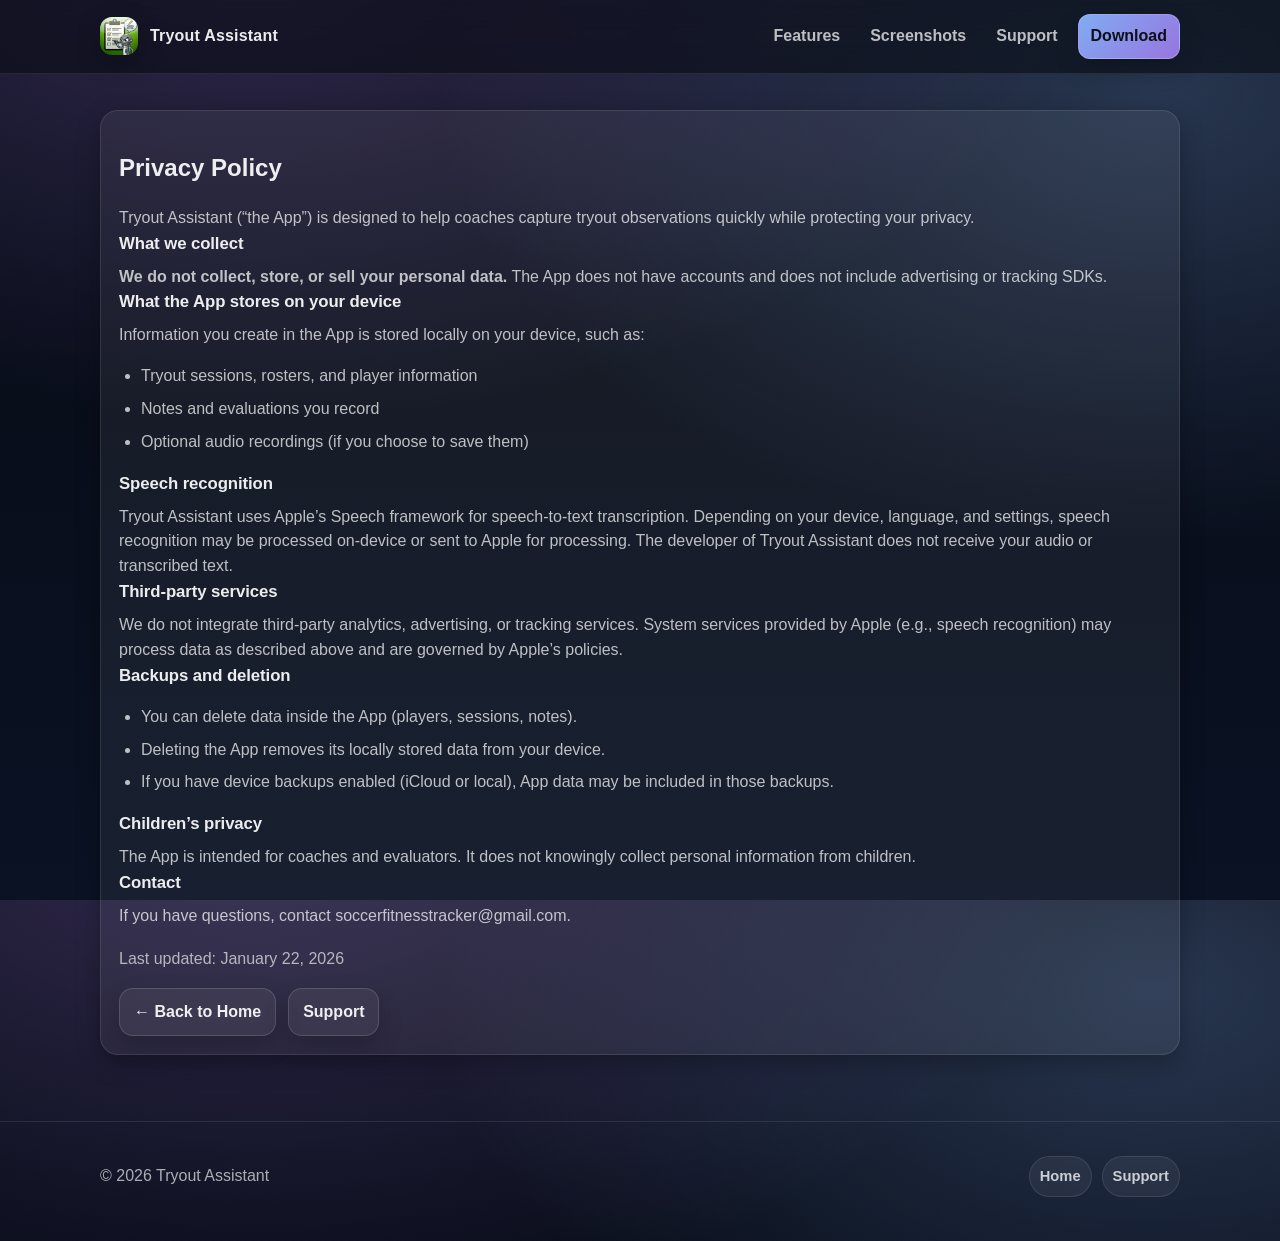
<file: privacy.html>
<!doctype html>
<html lang="en">
  <head>
    <meta charset="utf-8" />
    <meta name="viewport" content="width=device-width, initial-scale=1" />
    <title>Privacy Policy — Tryout Assistant</title>
    <meta http-equiv="refresh" content="0; url=docs/privacy.html" />
    <link rel="canonical" href="docs/privacy.html" />
    <style>
      body {
        margin: 0;
        font-family: -apple-system, BlinkMacSystemFont, "Segoe UI", Roboto, Oxygen, Ubuntu, Cantarell,
          "Helvetica Neue", Arial, sans-serif;
        padding: 28px 18px;
        line-height: 1.5;
      }
    </style>
  </head>
  <body>
    <p>Redirecting…</p>
    <p><a href="docs/privacy.html">Open Privacy Policy</a></p>
  </body>
</html>
</file>
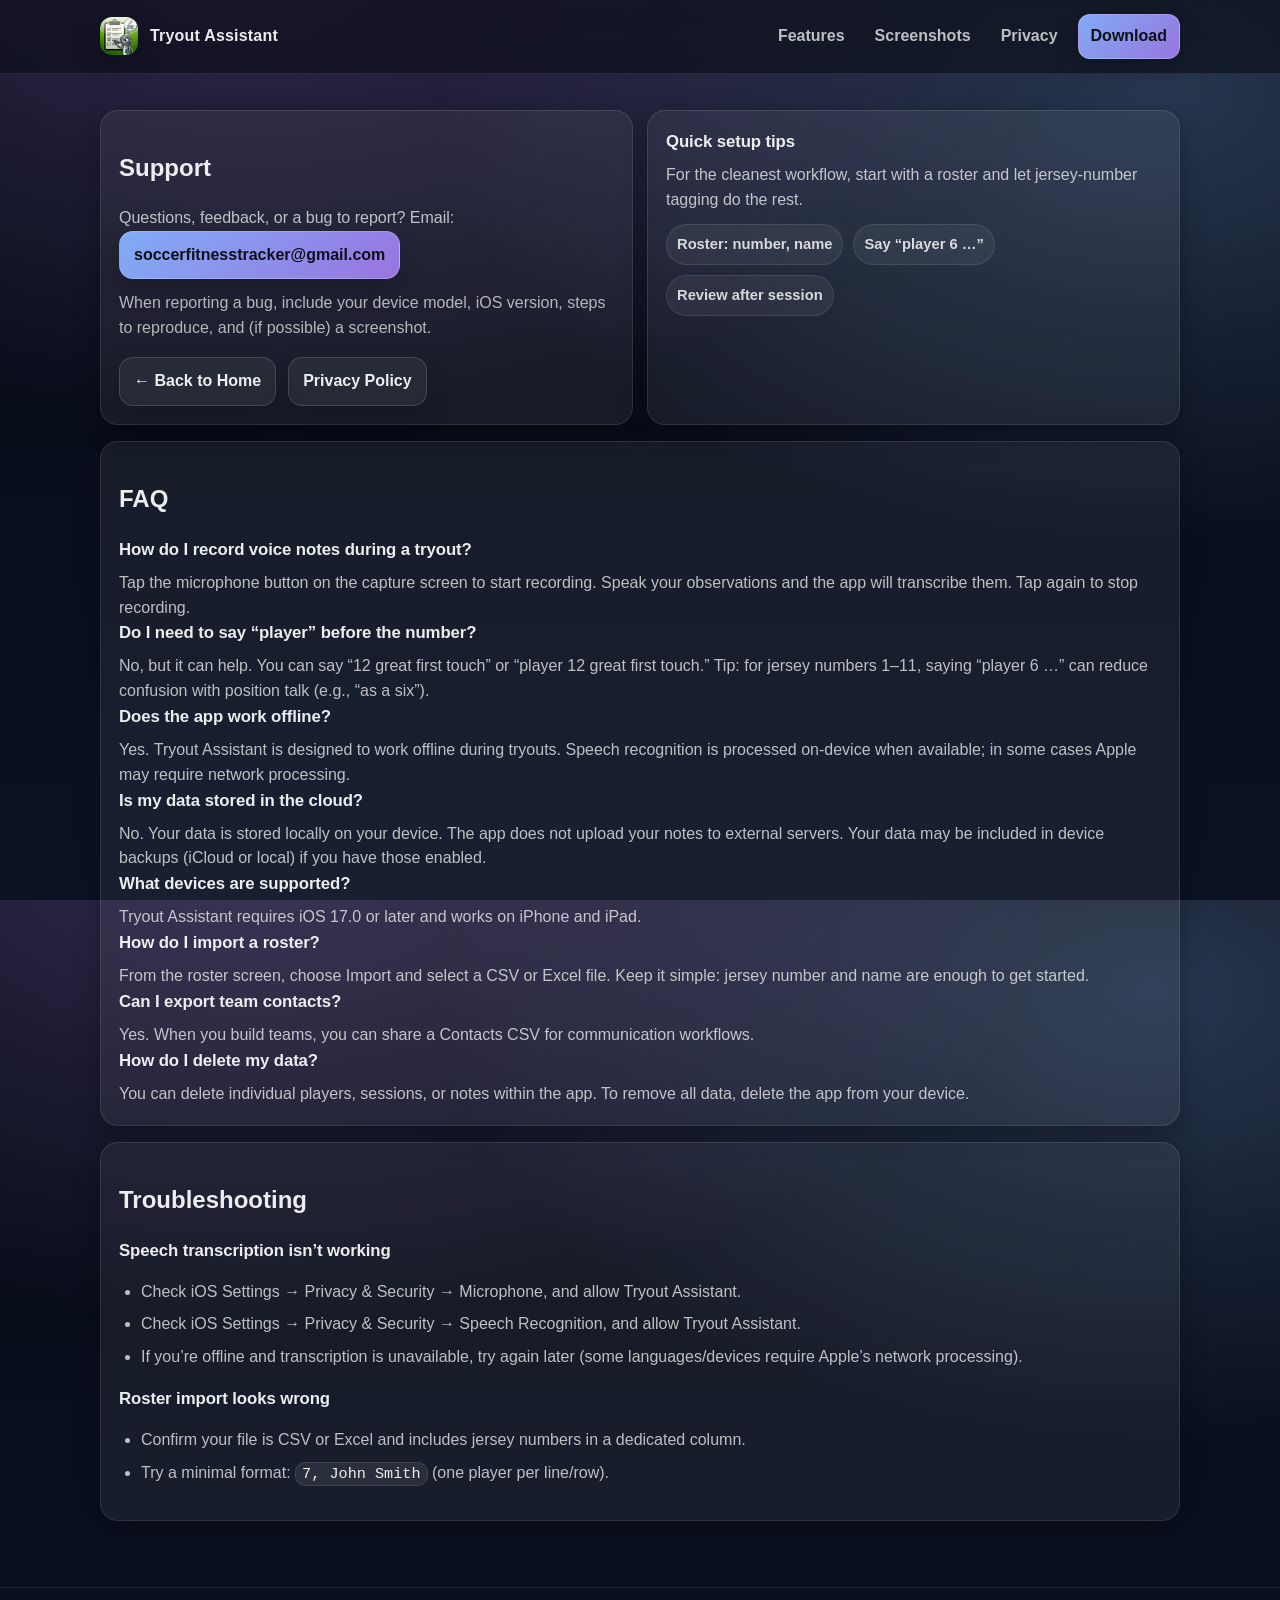
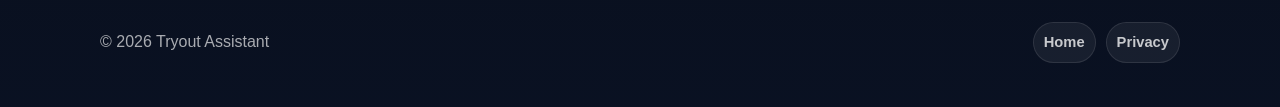
<file: support.html>
<!doctype html>
<html lang="en">
  <head>
    <meta charset="utf-8" />
    <meta name="viewport" content="width=device-width, initial-scale=1" />
    <title>Support — Tryout Assistant</title>
    <meta http-equiv="refresh" content="0; url=docs/support.html" />
    <link rel="canonical" href="docs/support.html" />
    <style>
      body {
        margin: 0;
        font-family: -apple-system, BlinkMacSystemFont, "Segoe UI", Roboto, Oxygen, Ubuntu, Cantarell,
          "Helvetica Neue", Arial, sans-serif;
        padding: 28px 18px;
        line-height: 1.5;
      }
    </style>
  </head>
  <body>
    <p>Redirecting…</p>
    <p><a href="docs/support.html">Open Support</a></p>
  </body>
</html>
</file>
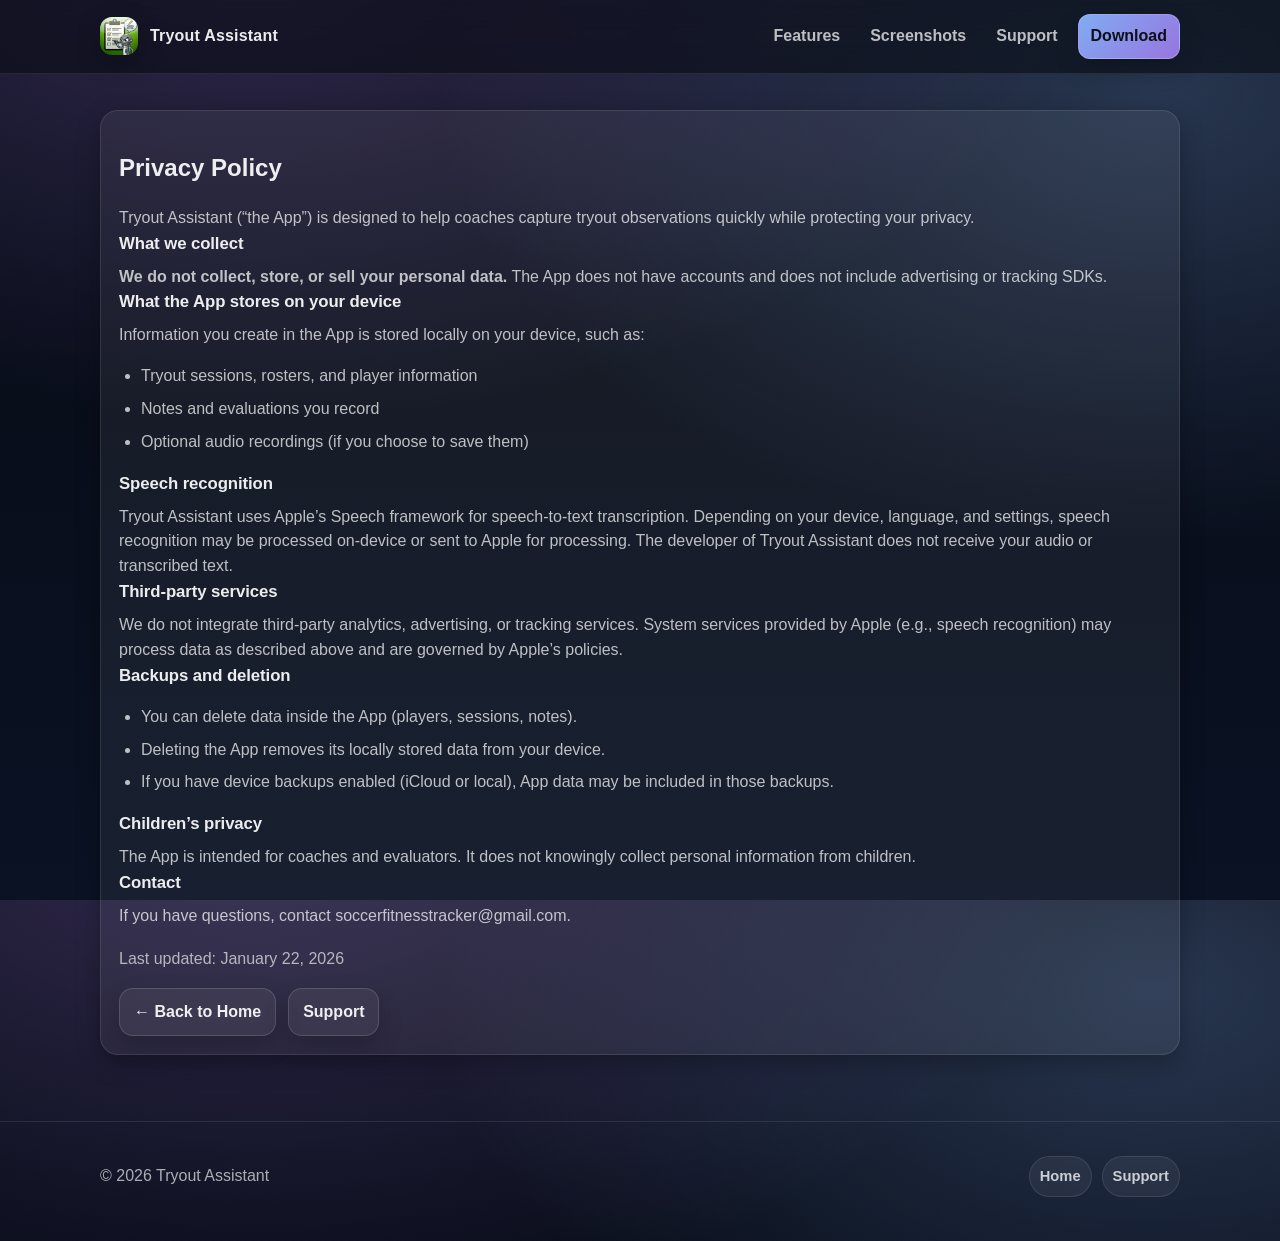
<file: docs/privacy.html>
<!doctype html>
<html lang="en">
<head>
  <meta charset="utf-8" />
  <meta name="viewport" content="width=device-width, initial-scale=1" />
  <title>Privacy Policy — Tryout Assistant</title>
  <meta name="description" content="Tryout Assistant privacy policy. No accounts, no tracking, and your tryout data stays on your device." />
  <meta name="theme-color" content="#0a1224" />
  <link rel="icon" href="assets/icon.png" />
  <link rel="apple-touch-icon" href="assets/icon.png" />
  <link rel="stylesheet" href="assets/site.css" />
  <script defer src="assets/site.js"></script>
</head>
<body>
  <a class="skip-link" href="#content">Skip to content</a>

  <header class="topbar">
    <div class="container">
      <div class="topbar-inner">
        <a class="brand" href="index.html" aria-label="Tryout Assistant home">
          <img src="assets/icon.png" alt="" />
          <span>Tryout Assistant</span>
        </a>
        <button class="nav-toggle" type="button" aria-controls="primary-nav" aria-expanded="false" aria-label="Toggle navigation menu">
          <svg viewBox="0 0 24 24" fill="none" stroke="currentColor" stroke-width="2" stroke-linecap="round" aria-hidden="true"><path d="M3 6h18"/><path d="M3 12h18"/><path d="M3 18h18"/></svg>
        </button>
        <nav class="nav" id="primary-nav" aria-label="Primary">
          <a href="index.html#features">Features</a>
          <a href="index.html#screenshots">Screenshots</a>
          <a href="support.html">Support</a>
          <a class="button small primary" href="https://apps.apple.com/us/app/tryout-assistant/id6756588745">Download</a>
        </nav>
      </div>
    </div>
  </header>

  <main id="content" class="section">
    <div class="container">
      <div class="card prose">
        <h2>Privacy Policy</h2>
        <p>Tryout Assistant (“the App”) is designed to help coaches capture tryout observations quickly while protecting your privacy.</p>

        <h3>What we collect</h3>
        <p><strong>We do not collect, store, or sell your personal data.</strong> The App does not have accounts and does not include advertising or tracking SDKs.</p>

        <h3>What the App stores on your device</h3>
        <p>Information you create in the App is stored locally on your device, such as:</p>
        <ul>
          <li>Tryout sessions, rosters, and player information</li>
          <li>Notes and evaluations you record</li>
          <li>Optional audio recordings (if you choose to save them)</li>
        </ul>

        <h3>Speech recognition</h3>
        <p>
          Tryout Assistant uses Apple’s Speech framework for speech-to-text transcription.
          Depending on your device, language, and settings, speech recognition may be processed on-device or sent to Apple for processing.
          The developer of Tryout Assistant does not receive your audio or transcribed text.
        </p>

        <h3>Third-party services</h3>
        <p>We do not integrate third-party analytics, advertising, or tracking services. System services provided by Apple (e.g., speech recognition) may process data as described above and are governed by Apple’s policies.</p>

        <h3>Backups and deletion</h3>
        <ul>
          <li>You can delete data inside the App (players, sessions, notes).</li>
          <li>Deleting the App removes its locally stored data from your device.</li>
          <li>If you have device backups enabled (iCloud or local), App data may be included in those backups.</li>
        </ul>

        <h3>Children’s privacy</h3>
        <p>The App is intended for coaches and evaluators. It does not knowingly collect personal information from children.</p>

        <h3>Contact</h3>
        <p>If you have questions, contact <a href="mailto:soccerfitnesstracker@gmail.com">soccerfitnesstracker@gmail.com</a>.</p>

        <p style="margin-top: 18px; color: rgba(255,255,255,0.65);">Last updated: January 22, 2026</p>

        <div class="hero-actions" style="margin-top: 16px">
          <a class="button" href="index.html">← Back to Home</a>
          <a class="button" href="support.html">Support</a>
        </div>
      </div>
    </div>
  </main>

  <footer class="footer">
    <div class="container">
      <div class="footer-grid">
        <div>&copy; 2026 Tryout Assistant</div>
        <div class="pill-row" aria-label="Footer links">
          <a class="pill" href="index.html">Home</a>
          <a class="pill" href="support.html">Support</a>
        </div>
      </div>
    </div>
  </footer>
</body>
</html>
</file>
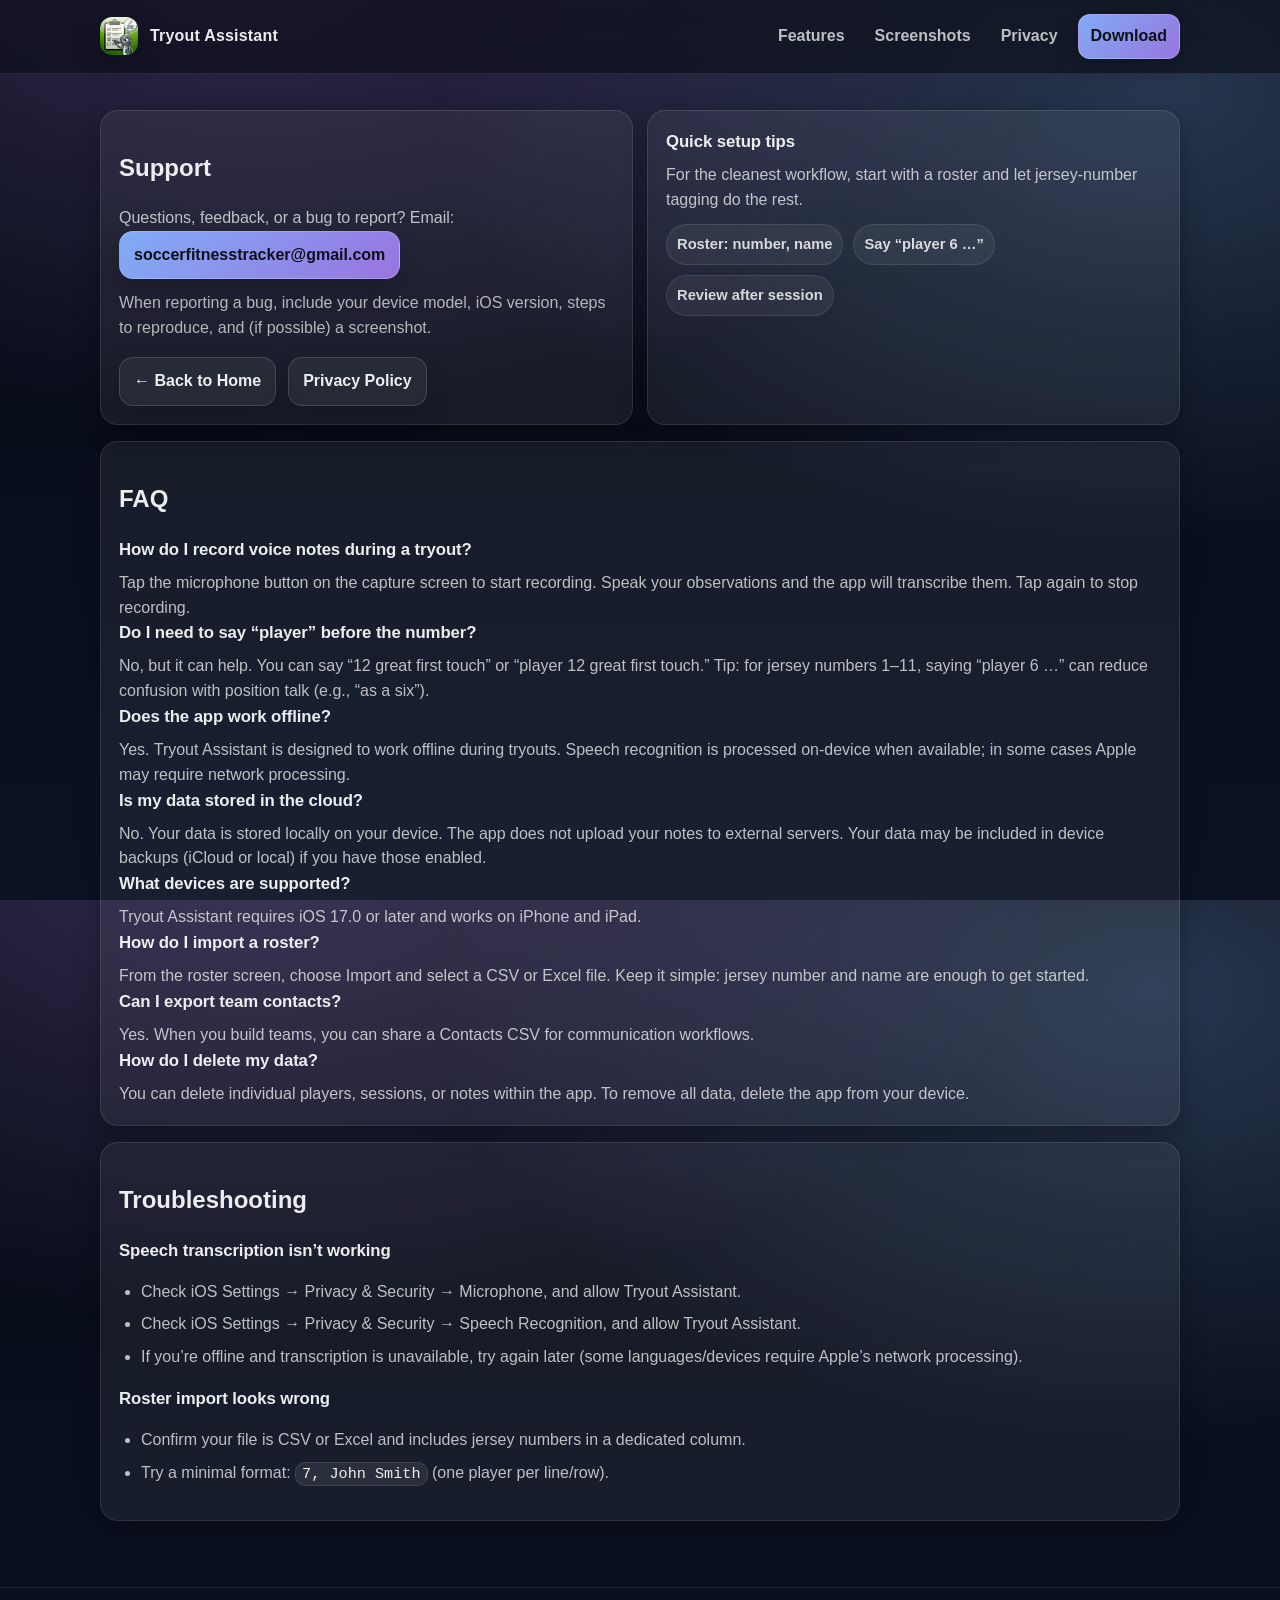
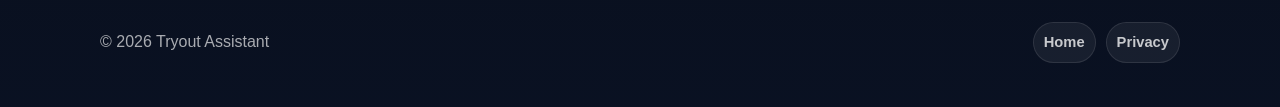
<file: docs/support.html>
<!doctype html>
<html lang="en">
<head>
  <meta charset="utf-8" />
  <meta name="viewport" content="width=device-width, initial-scale=1" />
  <title>Support — Tryout Assistant</title>
  <meta name="description" content="Tryout Assistant support, FAQ, and troubleshooting." />
  <meta name="theme-color" content="#0a1224" />
  <link rel="icon" href="assets/icon.png" />
  <link rel="apple-touch-icon" href="assets/icon.png" />
  <link rel="stylesheet" href="assets/site.css" />
  <script defer src="assets/site.js"></script>
</head>
<body>
  <a class="skip-link" href="#content">Skip to content</a>

  <header class="topbar">
    <div class="container">
      <div class="topbar-inner">
        <a class="brand" href="index.html" aria-label="Tryout Assistant home">
          <img src="assets/icon.png" alt="" />
          <span>Tryout Assistant</span>
        </a>
        <button class="nav-toggle" type="button" aria-controls="primary-nav" aria-expanded="false" aria-label="Toggle navigation menu">
          <svg viewBox="0 0 24 24" fill="none" stroke="currentColor" stroke-width="2" stroke-linecap="round" aria-hidden="true"><path d="M3 6h18"/><path d="M3 12h18"/><path d="M3 18h18"/></svg>
        </button>
        <nav class="nav" id="primary-nav" aria-label="Primary">
          <a href="index.html#features">Features</a>
          <a href="index.html#screenshots">Screenshots</a>
          <a href="privacy.html">Privacy</a>
          <a class="button small primary" href="https://apps.apple.com/us/app/tryout-assistant/id6756588745">Download</a>
        </nav>
      </div>
    </div>
  </header>

  <main id="content" class="section">
    <div class="container">
      <div class="grid cols-2">
        <div class="card prose">
          <h2>Support</h2>
          <p>Questions, feedback, or a bug to report? Email:</p>
          <p><a class="button primary" href="mailto:soccerfitnesstracker@gmail.com">soccerfitnesstracker@gmail.com</a></p>
          <p style="color: rgba(255,255,255,0.68); margin-top: 12px">
            When reporting a bug, include your device model, iOS version, steps to reproduce, and (if possible) a screenshot.
          </p>
          <div class="hero-actions" style="margin-top: 16px">
            <a class="button" href="index.html">← Back to Home</a>
            <a class="button" href="privacy.html">Privacy Policy</a>
          </div>
        </div>

        <div class="card">
          <h3>Quick setup tips</h3>
          <p style="color: rgba(255,255,255,0.72); margin: 0;">
            For the cleanest workflow, start with a roster and let jersey-number tagging do the rest.
          </p>
          <div style="height: 12px"></div>
          <div class="pill-row">
            <span class="pill">Roster: number, name</span>
            <span class="pill">Say “player 6 …”</span>
            <span class="pill">Review after session</span>
          </div>
        </div>
      </div>

      <div style="height: 16px"></div>

      <div class="card prose">
        <h2>FAQ</h2>

        <h3>How do I record voice notes during a tryout?</h3>
        <p>Tap the microphone button on the capture screen to start recording. Speak your observations and the app will transcribe them. Tap again to stop recording.</p>

        <h3>Do I need to say “player” before the number?</h3>
        <p>No, but it can help. You can say “12 great first touch” or “player 12 great first touch.” Tip: for jersey numbers 1–11, saying “player 6 …” can reduce confusion with position talk (e.g., “as a six”).</p>

        <h3>Does the app work offline?</h3>
        <p>Yes. Tryout Assistant is designed to work offline during tryouts. Speech recognition is processed on-device when available; in some cases Apple may require network processing.</p>

        <h3>Is my data stored in the cloud?</h3>
        <p>No. Your data is stored locally on your device. The app does not upload your notes to external servers. Your data may be included in device backups (iCloud or local) if you have those enabled.</p>

        <h3>What devices are supported?</h3>
        <p>Tryout Assistant requires iOS 17.0 or later and works on iPhone and iPad.</p>

        <h3>How do I import a roster?</h3>
        <p>From the roster screen, choose Import and select a CSV or Excel file. Keep it simple: jersey number and name are enough to get started.</p>

        <h3>Can I export team contacts?</h3>
        <p>Yes. When you build teams, you can share a Contacts CSV for communication workflows.</p>

        <h3>How do I delete my data?</h3>
        <p>You can delete individual players, sessions, or notes within the app. To remove all data, delete the app from your device.</p>
      </div>

      <div style="height: 16px"></div>

      <div class="card prose">
        <h2>Troubleshooting</h2>
        <h3>Speech transcription isn’t working</h3>
        <ul>
          <li>Check iOS Settings → Privacy &amp; Security → Microphone, and allow Tryout Assistant.</li>
          <li>Check iOS Settings → Privacy &amp; Security → Speech Recognition, and allow Tryout Assistant.</li>
          <li>If you’re offline and transcription is unavailable, try again later (some languages/devices require Apple’s network processing).</li>
        </ul>

        <h3>Roster import looks wrong</h3>
        <ul>
          <li>Confirm your file is CSV or Excel and includes jersey numbers in a dedicated column.</li>
          <li>Try a minimal format: <code>7, John Smith</code> (one player per line/row).</li>
        </ul>
      </div>
    </div>
  </main>

  <footer class="footer">
    <div class="container">
      <div class="footer-grid">
        <div>&copy; 2026 Tryout Assistant</div>
        <div class="pill-row" aria-label="Footer links">
          <a class="pill" href="index.html">Home</a>
          <a class="pill" href="privacy.html">Privacy</a>
        </div>
      </div>
    </div>
  </footer>
</body>
</html>
</file>
<file: docs/assets/site.css>
:root {
  --bg0: #070a12;
  --bg1: #0a1224;
  --text: rgba(255, 255, 255, 0.92);
  --muted: rgba(255, 255, 255, 0.72);
  --subtle: rgba(255, 255, 255, 0.12);
  --card: rgba(255, 255, 255, 0.06);
  --card2: rgba(255, 255, 255, 0.09);
  --shadow: 0 18px 50px rgba(0, 0, 0, 0.45);
  --shadow2: 0 8px 24px rgba(0, 0, 0, 0.28);
  --radius: 18px;
  --radius-sm: 14px;
  --ring: 0 0 0 4px rgba(135, 180, 255, 0.18);
  --accent: #87b4ff;
  --accent2: #9f7aea;
  --good: #43d19e;
  --warn: #ffcc66;
}

* {
  box-sizing: border-box;
}

html,
body {
  height: 100%;
}

body {
  margin: 0;
  font-family: -apple-system, BlinkMacSystemFont, "Segoe UI", Roboto, Oxygen, Ubuntu, Cantarell,
    "Helvetica Neue", Arial, sans-serif;
  line-height: 1.55;
  color: var(--text);
  background: radial-gradient(1400px 850px at 20% -10%, rgba(159, 122, 234, 0.30), transparent 60%),
    radial-gradient(1100px 700px at 90% 10%, rgba(135, 180, 255, 0.26), transparent 65%),
    linear-gradient(180deg, var(--bg0), var(--bg1));
}

a {
  color: inherit;
  text-decoration: none;
}

a:hover {
  text-decoration: underline;
}

.container {
  max-width: 1120px;
  margin: 0 auto;
  padding: 0 20px;
}

.skip-link {
  position: absolute;
  left: -999px;
  top: 8px;
  padding: 10px 14px;
  background: rgba(0, 0, 0, 0.65);
  border-radius: 12px;
  color: white;
  z-index: 999;
}

.skip-link:focus {
  left: 12px;
}

.topbar {
  position: sticky;
  top: 0;
  z-index: 20;
  background: rgba(7, 10, 18, 0.55);
  backdrop-filter: blur(14px);
  border-bottom: 1px solid rgba(255, 255, 255, 0.09);
}

.topbar-inner {
  display: flex;
  align-items: center;
  justify-content: space-between;
  gap: 16px;
  padding: 14px 0;
}

.brand {
  display: inline-flex;
  align-items: center;
  gap: 12px;
  font-weight: 750;
  letter-spacing: 0.2px;
}

.brand img {
  width: 38px;
  height: 38px;
  border-radius: 12px;
  box-shadow: var(--shadow2);
}

.nav {
  display: flex;
  align-items: center;
  gap: 10px;
  flex-wrap: wrap;
  justify-content: flex-end;
}

.nav a {
  padding: 8px 10px;
  border-radius: 12px;
  color: var(--muted);
  text-decoration: none;
  font-weight: 550;
}

.nav a:hover {
  background: rgba(255, 255, 255, 0.06);
  color: var(--text);
}

.nav-toggle {
  display: none;
  border: 1px solid var(--subtle);
  background: none;
  color: var(--text);
  width: 42px;
  height: 42px;
  border-radius: 12px;
  place-items: center;
  cursor: pointer;
  flex-shrink: 0;
}

.nav-toggle svg {
  width: 22px;
  height: 22px;
}

.button {
  display: inline-flex;
  align-items: center;
  justify-content: center;
  gap: 10px;
  padding: 11px 14px;
  border-radius: 14px;
  border: 1px solid rgba(255, 255, 255, 0.14);
  background: rgba(255, 255, 255, 0.06);
  color: var(--text);
  text-decoration: none;
  font-weight: 650;
  box-shadow: 0 10px 24px rgba(0, 0, 0, 0.20);
}

.button:hover {
  text-decoration: none;
  background: rgba(255, 255, 255, 0.10);
}

.button.primary {
  background: linear-gradient(135deg, rgba(135, 180, 255, 0.95), rgba(159, 122, 234, 0.95));
  border: 1px solid rgba(255, 255, 255, 0.20);
  color: rgba(8, 10, 16, 0.96);
}

.button.primary:hover {
  filter: brightness(1.03);
}

.button.small {
  padding: 9px 12px;
  border-radius: 12px;
  font-weight: 650;
}

.hero {
  padding: 72px 0 44px;
}

.hero-grid {
  display: grid;
  grid-template-columns: 1.05fr 0.95fr;
  gap: 34px;
  align-items: center;
}

.kicker {
  display: inline-flex;
  align-items: center;
  gap: 10px;
  padding: 8px 12px;
  border-radius: 999px;
  background: rgba(255, 255, 255, 0.07);
  border: 1px solid rgba(255, 255, 255, 0.10);
  color: var(--muted);
  font-weight: 650;
  width: fit-content;
}

.kicker .dot {
  width: 10px;
  height: 10px;
  border-radius: 999px;
  background: var(--good);
  box-shadow: 0 0 0 4px rgba(67, 209, 158, 0.18);
}

.hero h1 {
  margin: 16px 0 10px;
  font-size: clamp(2.2rem, 3.2vw, 3.2rem);
  line-height: 1.12;
  letter-spacing: -0.7px;
}

.hero p {
  margin: 0;
  color: var(--muted);
  font-size: 1.08rem;
  max-width: 52ch;
}

.hero-actions {
  display: flex;
  gap: 12px;
  flex-wrap: wrap;
  align-items: center;
  margin-top: 18px;
}

.trust {
  margin-top: 14px;
  color: rgba(255, 255, 255, 0.68);
  font-size: 0.96rem;
}

.shots-stack {
  display: grid;
  grid-template-columns: repeat(3, 1fr);
  gap: 14px;
  align-items: end;
}

.shot-card {
  border-radius: 26px;
  overflow: hidden;
  background: rgba(255, 255, 255, 0.05);
  border: 1px solid rgba(255, 255, 255, 0.10);
  box-shadow: var(--shadow);
  transform: translateY(0);
  transition: transform 160ms ease, background 160ms ease, border-color 160ms ease;
}

.shot-card:hover {
  transform: translateY(-4px);
  background: rgba(255, 255, 255, 0.07);
  border-color: rgba(255, 255, 255, 0.16);
}

.shot-card img {
  width: 100%;
  height: auto;
  display: block;
}

.section {
  padding: 36px 0;
}

.section-title {
  display: flex;
  align-items: baseline;
  justify-content: space-between;
  gap: 18px;
  margin-bottom: 14px;
}

.section-title h2 {
  margin: 0;
  font-size: 1.55rem;
  letter-spacing: -0.2px;
}

.section-title p {
  margin: 0;
  color: var(--muted);
  max-width: 65ch;
}

.grid {
  display: grid;
  gap: 14px;
}

.grid.cols-3 {
  grid-template-columns: repeat(3, minmax(0, 1fr));
}

.grid.cols-2 {
  grid-template-columns: repeat(2, minmax(0, 1fr));
}

.card {
  background: var(--card);
  border: 1px solid rgba(255, 255, 255, 0.10);
  border-radius: var(--radius);
  padding: 18px;
  box-shadow: var(--shadow2);
}

.card h3 {
  margin: 0 0 8px;
  font-size: 1.05rem;
  letter-spacing: -0.1px;
}

.card p {
  margin: 0;
  color: var(--muted);
}

.card .tag {
  display: inline-flex;
  align-items: center;
  gap: 8px;
  padding: 7px 10px;
  border-radius: 999px;
  background: rgba(255, 255, 255, 0.06);
  border: 1px solid rgba(255, 255, 255, 0.10);
  color: rgba(255, 255, 255, 0.82);
  font-size: 0.9rem;
  font-weight: 650;
  margin-bottom: 10px;
}

.card .tag svg {
  width: 16px;
  height: 16px;
}

.steps {
  counter-reset: step;
}

.step {
  display: flex;
  gap: 14px;
  align-items: flex-start;
}

.step::before {
  counter-increment: step;
  content: counter(step);
  width: 32px;
  height: 32px;
  border-radius: 12px;
  display: inline-flex;
  align-items: center;
  justify-content: center;
  font-weight: 750;
  color: rgba(8, 10, 16, 0.9);
  background: linear-gradient(135deg, rgba(135, 180, 255, 0.9), rgba(159, 122, 234, 0.9));
  flex: 0 0 auto;
}

.step h3 {
  margin: 0 0 6px;
}

.step p {
  margin: 0;
  color: var(--muted);
}

.shots-grid {
  display: grid;
  grid-template-columns: repeat(6, minmax(0, 1fr));
  gap: 12px;
}

.shot {
  display: block;
  border-radius: 22px;
  overflow: hidden;
  background: rgba(255, 255, 255, 0.05);
  border: 1px solid rgba(255, 255, 255, 0.10);
  box-shadow: var(--shadow2);
  transition: transform 140ms ease, border-color 140ms ease, background 140ms ease;
}

.shot:hover {
  transform: translateY(-2px);
  background: rgba(255, 255, 255, 0.07);
  border-color: rgba(255, 255, 255, 0.16);
  text-decoration: none;
}

.shot img {
  width: 100%;
  height: auto;
  display: block;
}

.split {
  display: grid;
  grid-template-columns: 1.1fr 0.9fr;
  gap: 16px;
  align-items: start;
}

.prose {
  color: var(--muted);
}

.prose h2,
.prose h3 {
  color: var(--text);
}

.prose ul {
  padding-left: 22px;
}

.prose li {
  margin: 8px 0;
}

.prose code {
  font-family: ui-monospace, SFMono-Regular, Menlo, Monaco, Consolas, "Liberation Mono", "Courier New",
    monospace;
  font-size: 0.95em;
  padding: 2px 6px;
  border-radius: 10px;
  background: rgba(255, 255, 255, 0.08);
  border: 1px solid rgba(255, 255, 255, 0.10);
  color: rgba(255, 255, 255, 0.92);
}

.footer {
  padding: 34px 0 44px;
  color: rgba(255, 255, 255, 0.65);
  border-top: 1px solid rgba(255, 255, 255, 0.09);
  margin-top: 30px;
}

.footer-grid {
  display: flex;
  align-items: center;
  justify-content: space-between;
  gap: 16px;
  flex-wrap: wrap;
}

.footer a {
  color: rgba(255, 255, 255, 0.76);
}

.pill-row {
  display: flex;
  gap: 10px;
  flex-wrap: wrap;
}

.pill {
  display: inline-flex;
  align-items: center;
  gap: 8px;
  padding: 8px 10px;
  border-radius: 999px;
  background: rgba(255, 255, 255, 0.06);
  border: 1px solid rgba(255, 255, 255, 0.10);
  color: rgba(255, 255, 255, 0.82);
  font-size: 0.92rem;
  font-weight: 650;
}

.pill svg {
  width: 16px;
  height: 16px;
  opacity: 0.92;
}

dialog.lightbox {
  border: none;
  padding: 0;
  border-radius: 22px;
  overflow: hidden;
  max-width: min(1040px, calc(100vw - 24px));
  max-height: min(92vh, 960px);
  box-shadow: 0 32px 90px rgba(0, 0, 0, 0.7);
  background: rgba(10, 18, 36, 0.94);
  color: white;
}

dialog.lightbox::backdrop {
  background: rgba(0, 0, 0, 0.72);
  backdrop-filter: blur(6px);
}

.lightbox-inner {
  display: grid;
  grid-template-rows: auto 1fr auto;
}

.lightbox-top {
  display: flex;
  align-items: center;
  justify-content: space-between;
  gap: 12px;
  padding: 12px 14px;
  border-bottom: 1px solid rgba(255, 255, 255, 0.10);
}

.lightbox-top .title {
  color: rgba(255, 255, 255, 0.88);
  font-weight: 650;
  font-size: 0.98rem;
}

.lightbox-top .controls {
  display: inline-flex;
  gap: 8px;
}

.icon-button {
  border: 1px solid rgba(255, 255, 255, 0.14);
  background: rgba(255, 255, 255, 0.08);
  color: white;
  border-radius: 12px;
  padding: 8px 10px;
  cursor: pointer;
  font-weight: 750;
}

.icon-button:hover {
  background: rgba(255, 255, 255, 0.12);
}

.lightbox-media {
  display: grid;
  place-items: center;
  padding: 14px;
}

.lightbox-media img {
  max-width: 100%;
  max-height: 72vh;
  width: auto;
  height: auto;
  border-radius: 18px;
  box-shadow: 0 16px 55px rgba(0, 0, 0, 0.55);
}

.lightbox-caption {
  padding: 12px 14px 14px;
  color: rgba(255, 255, 255, 0.78);
  border-top: 1px solid rgba(255, 255, 255, 0.10);
  font-size: 0.98rem;
}

@media (max-width: 980px) {
  .topbar-inner {
    position: relative;
  }
  .nav-toggle {
    display: inline-grid;
    margin-left: auto;
  }
  .nav {
    position: absolute;
    left: 16px;
    right: 16px;
    top: calc(100% + 8px);
    display: none;
    flex-direction: column;
    align-items: stretch;
    background: rgba(10, 18, 36, 0.95);
    backdrop-filter: blur(14px);
    border: 1px solid rgba(255, 255, 255, 0.12);
    border-radius: 14px;
    padding: 10px;
    box-shadow: var(--shadow);
    max-height: calc(100vh - 80px);
    overflow-y: auto;
    z-index: 30;
  }
  .topbar-inner.menu-active .nav {
    display: flex;
  }
  .nav a {
    width: 100%;
    text-align: left;
    padding: 10px 12px;
  }
  .nav .button.small.primary {
    text-align: center;
    margin-top: 4px;
  }
  .hero-grid {
    grid-template-columns: 1fr;
  }
  .shots-stack {
    grid-template-columns: repeat(3, minmax(0, 1fr));
  }
  .grid.cols-3 {
    grid-template-columns: 1fr;
  }
  .grid.cols-2 {
    grid-template-columns: 1fr;
  }
  .shots-grid {
    grid-template-columns: repeat(3, minmax(0, 1fr));
  }
  .split {
    grid-template-columns: 1fr;
  }
}

@media (prefers-reduced-motion: reduce) {
  * {
    scroll-behavior: auto !important;
    transition: none !important;
  }
}
</file>
